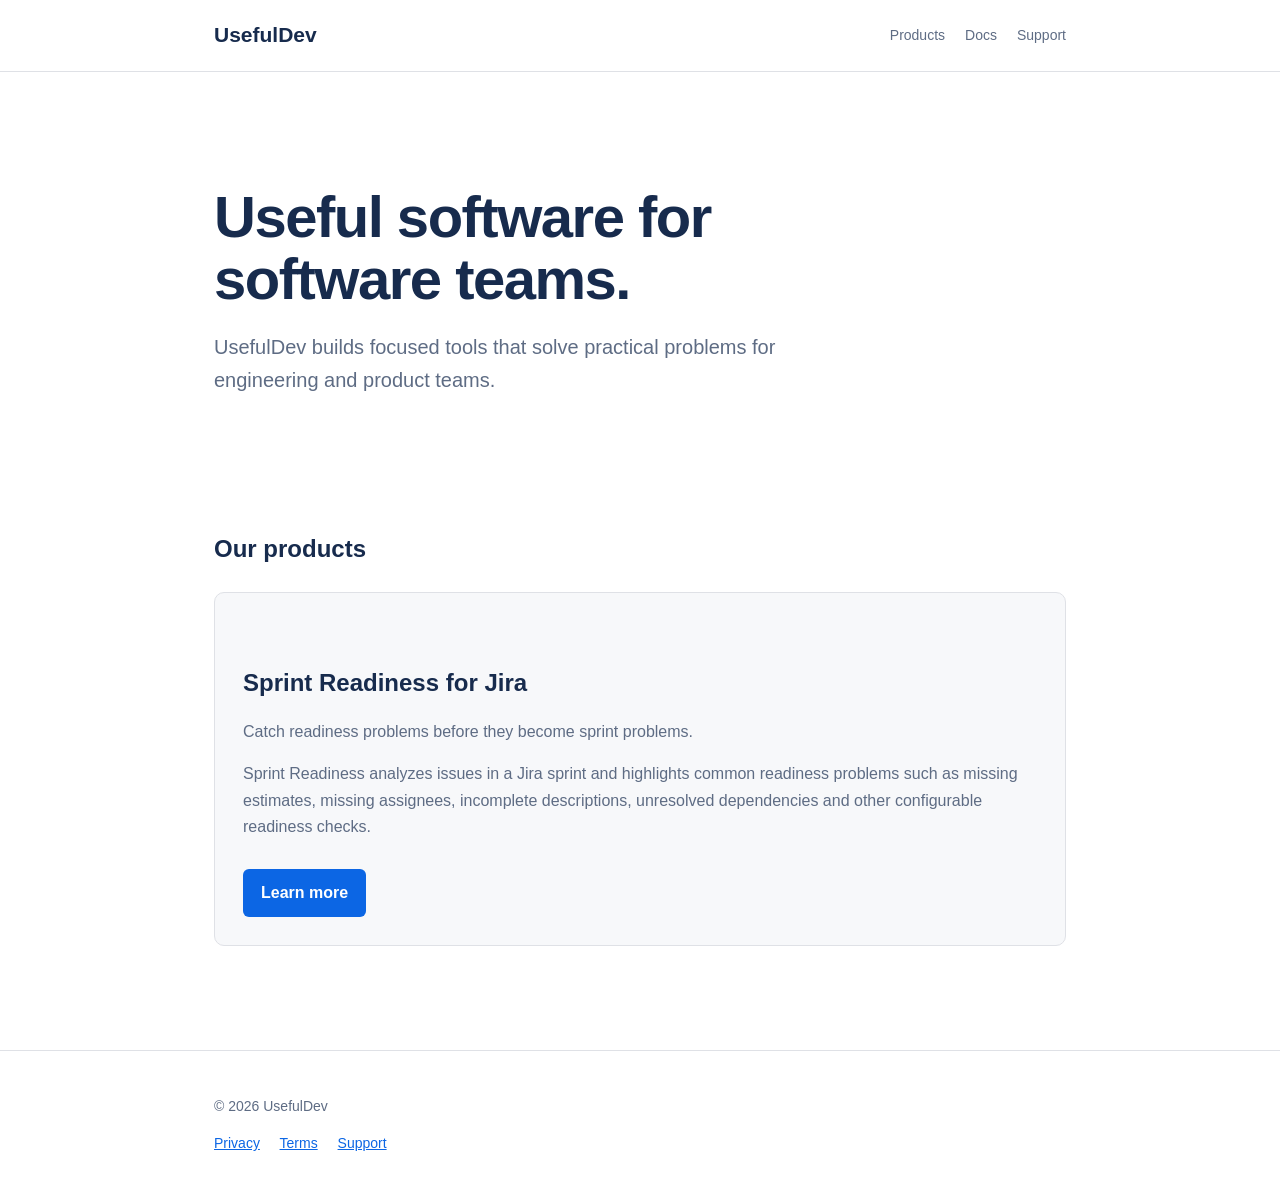
<file: index.html>
<!doctype html>
<html lang="en">
<head>
  <meta charset="utf-8">
  <meta name="viewport" content="width=device-width, initial-scale=1">
  <title>UsefulDev — Useful software for software teams</title>
  <meta name="description" content="UsefulDev builds focused software tools for development teams.">
  <link rel="stylesheet" href="/styles.css">
</head>
<body>

<header>
  <nav>
    <a class="brand" href="/">UsefulDev</a>
    <div class="nav-links">
      <a href="/sprint-readiness/">Products</a>
      <a href="/docs/">Docs</a>
      <a href="/support/">Support</a>
    </div>
  </nav>
</header>

<main>
  <section class="hero">
    <h1>Useful software for software teams.</h1>
    <p>
      UsefulDev builds focused tools that solve practical problems
      for engineering and product teams.
    </p>
  </section>

  <section>
    <h2>Our products</h2>

    <div class="card">
      <h2>Sprint Readiness for Jira</h2>
      <p>
        Catch readiness problems before they become sprint problems.
      </p>

      <p>
        Sprint Readiness analyzes issues in a Jira sprint and highlights
        common readiness problems such as missing estimates, missing
        assignees, incomplete descriptions, unresolved dependencies and
        other configurable readiness checks.
      </p>

      <a class="button" href="/sprint-readiness/">Learn more</a>
    </div>
  </section>
</main>

<footer>
  <div class="footer-inner">
    <p>© 2026 UsefulDev</p>
    <a href="/privacy/">Privacy</a>
    <a href="/terms/">Terms</a>
    <a href="/support/">Support</a>
  </div>
</footer>

</body>
</html>
</file>
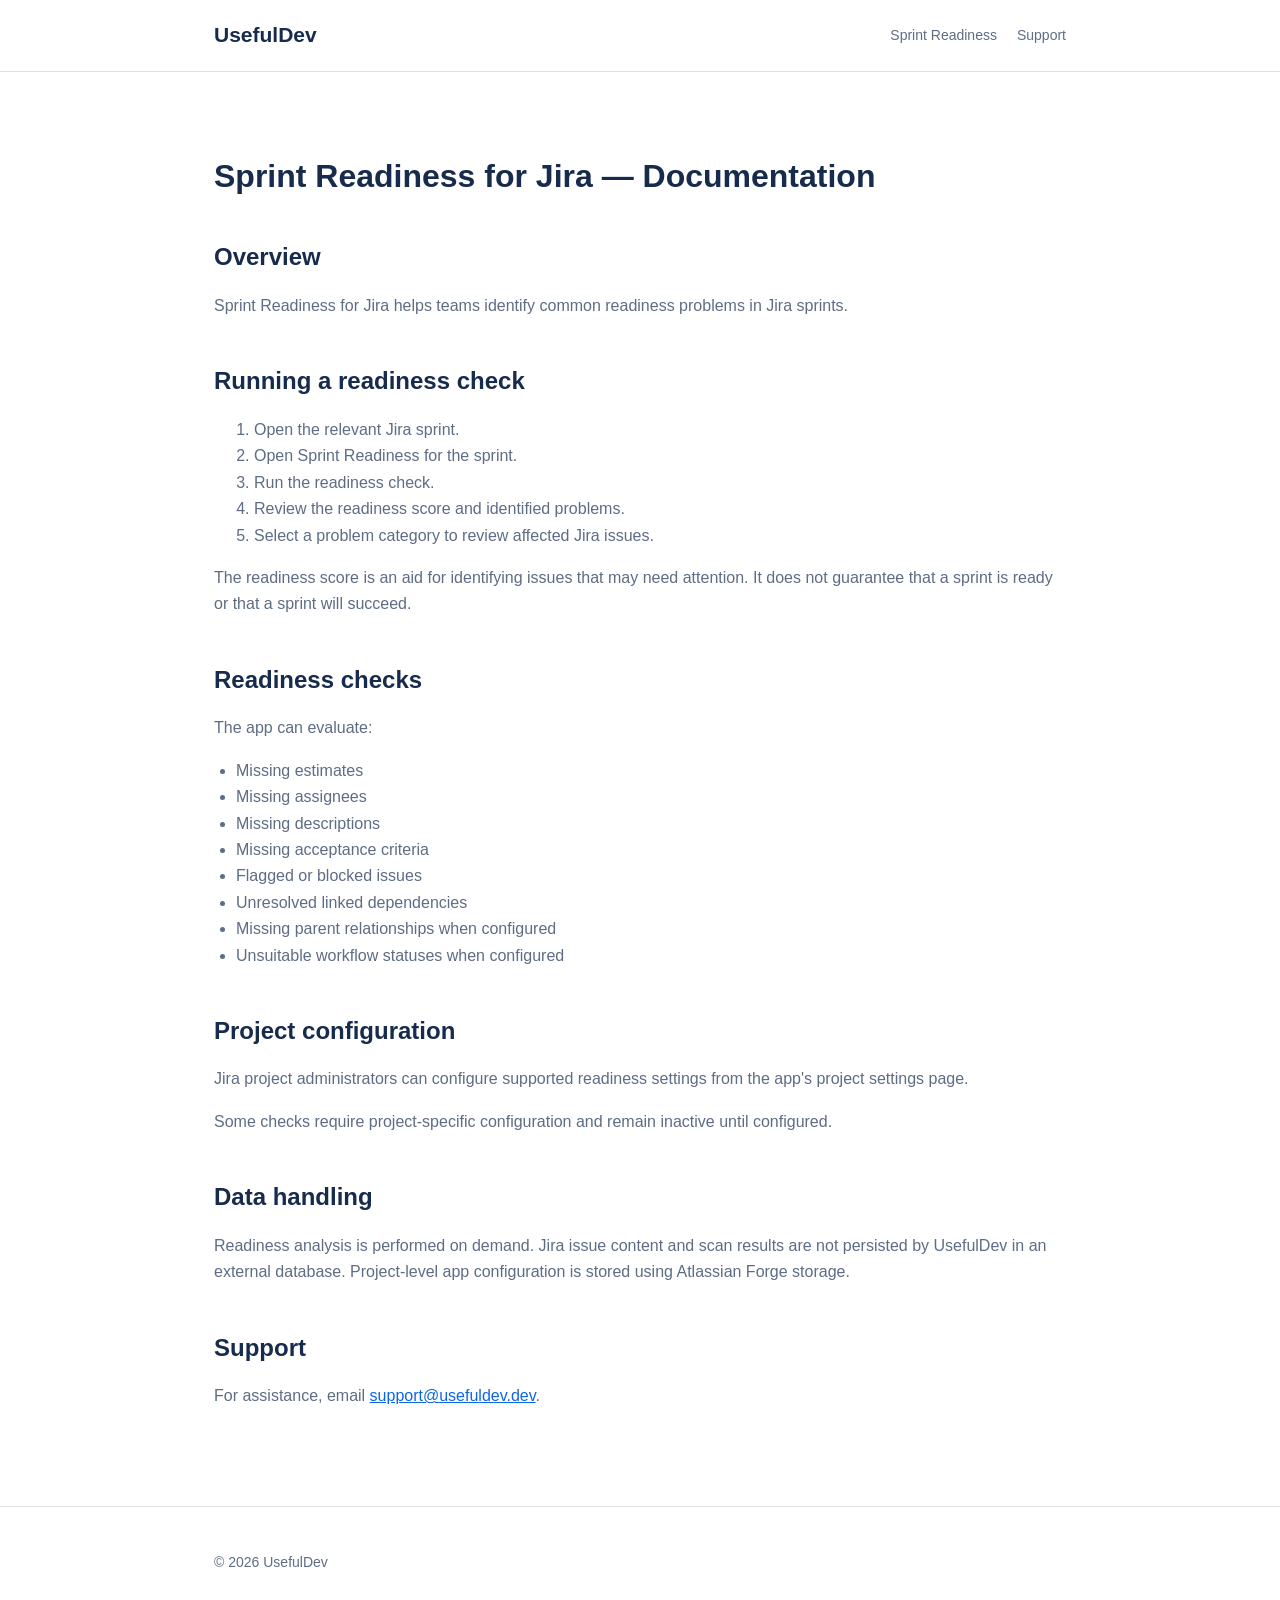
<file: docs/index.html>
<!doctype html>
<html lang="en">
<head>
  <meta charset="utf-8">
  <meta name="viewport" content="width=device-width, initial-scale=1">
  <title>Documentation — UsefulDev</title>
  <link rel="stylesheet" href="/styles.css">
</head>
<body>

<header>
  <nav>
    <a class="brand" href="/">UsefulDev</a>
    <div class="nav-links">
      <a href="/sprint-readiness/">Sprint Readiness</a>
      <a href="/support/">Support</a>
    </div>
  </nav>
</header>

<main>
  <h1>Sprint Readiness for Jira — Documentation</h1>

  <h2>Overview</h2>

  <p>
    Sprint Readiness for Jira helps teams identify common readiness
    problems in Jira sprints.
  </p>

  <h2>Running a readiness check</h2>

  <ol>
    <li>Open the relevant Jira sprint.</li>
    <li>Open Sprint Readiness for the sprint.</li>
    <li>Run the readiness check.</li>
    <li>Review the readiness score and identified problems.</li>
    <li>Select a problem category to review affected Jira issues.</li>
  </ol>

  <p>
    The readiness score is an aid for identifying issues that may need
    attention. It does not guarantee that a sprint is ready or that a
    sprint will succeed.
  </p>

  <h2>Readiness checks</h2>

  <p>The app can evaluate:</p>

  <ul>
    <li>Missing estimates</li>
    <li>Missing assignees</li>
    <li>Missing descriptions</li>
    <li>Missing acceptance criteria</li>
    <li>Flagged or blocked issues</li>
    <li>Unresolved linked dependencies</li>
    <li>Missing parent relationships when configured</li>
    <li>Unsuitable workflow statuses when configured</li>
  </ul>

  <h2>Project configuration</h2>

  <p>
    Jira project administrators can configure supported readiness
    settings from the app's project settings page.
  </p>

  <p>
    Some checks require project-specific configuration and remain
    inactive until configured.
  </p>

  <h2>Data handling</h2>

  <p>
    Readiness analysis is performed on demand. Jira issue content and
    scan results are not persisted by UsefulDev in an external database.
    Project-level app configuration is stored using Atlassian Forge
    storage.
  </p>

  <h2>Support</h2>

  <p>
    For assistance, email
    <a href="mailto:support@usefuldev.dev">support@usefuldev.dev</a>.
  </p>
</main>

<footer>
  <div class="footer-inner">
    <p>© 2026 UsefulDev</p>
  </div>
</footer>

</body>
</html>
</file>
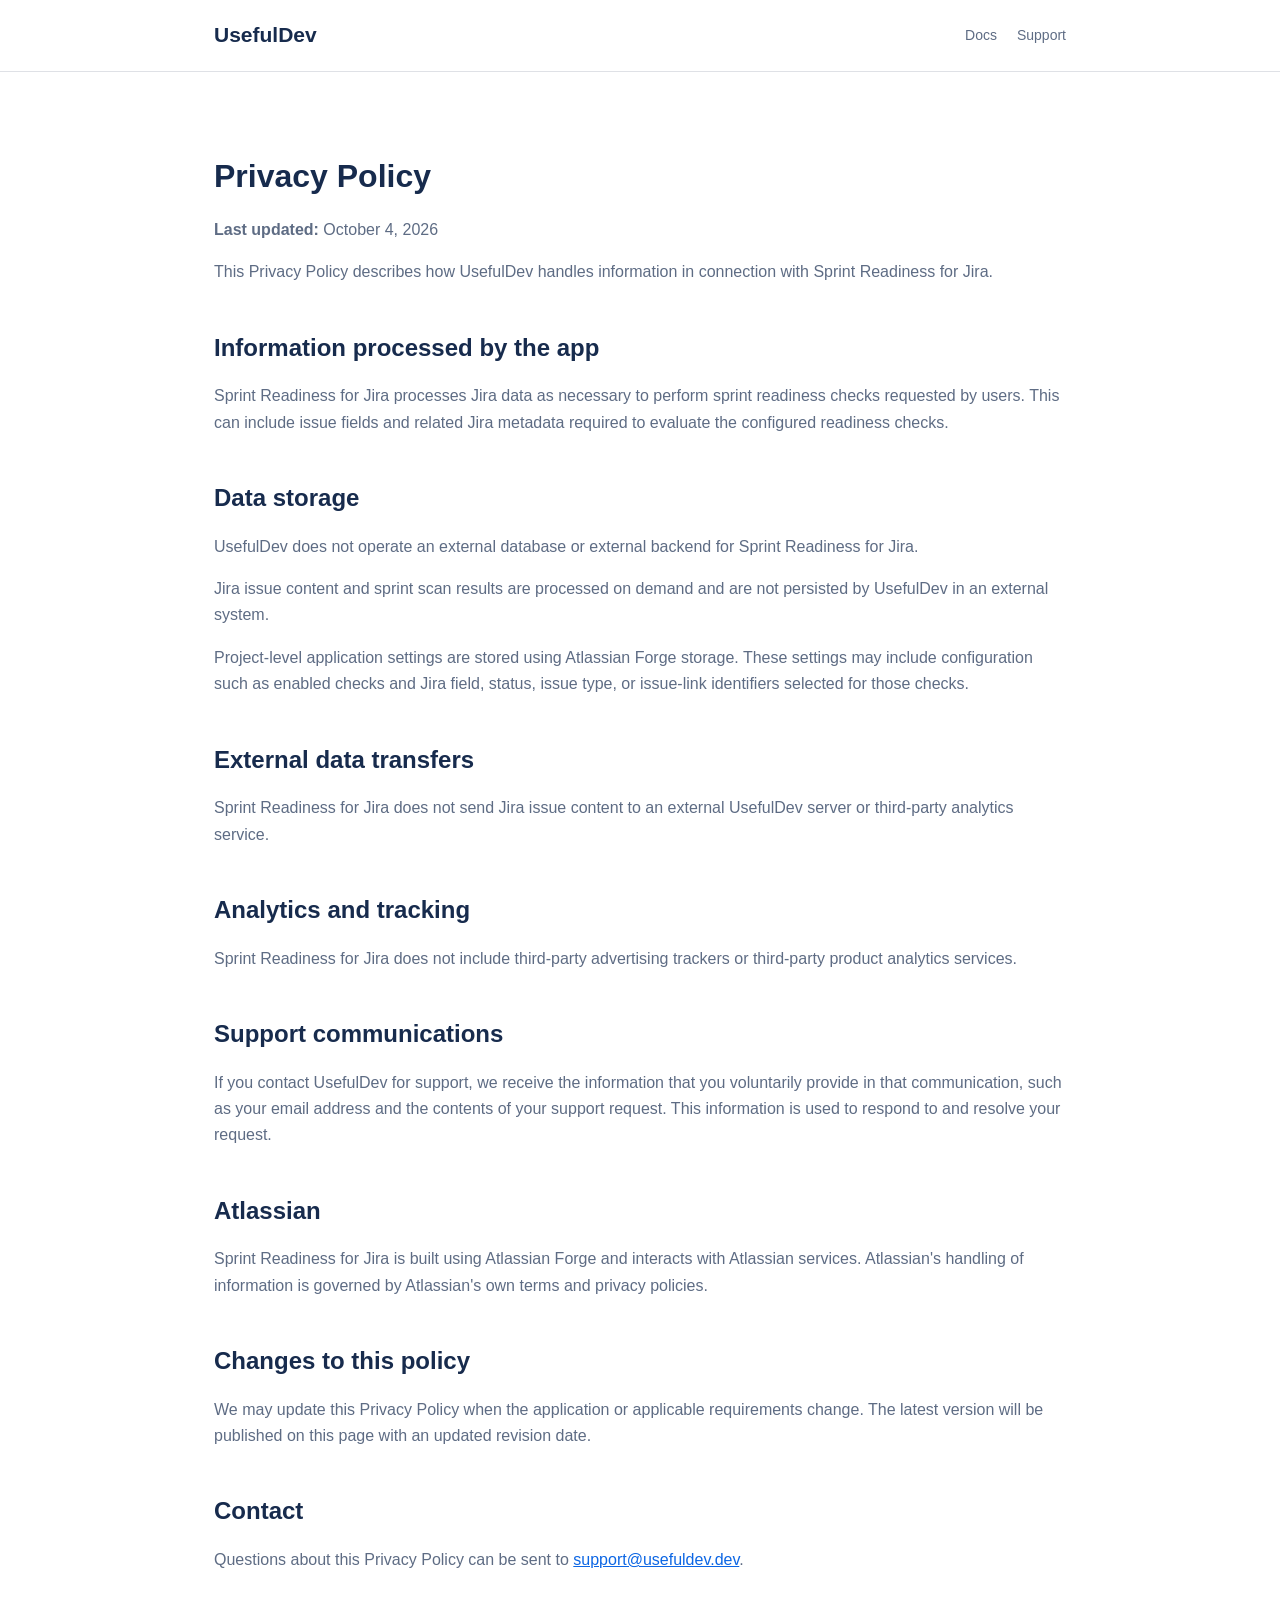
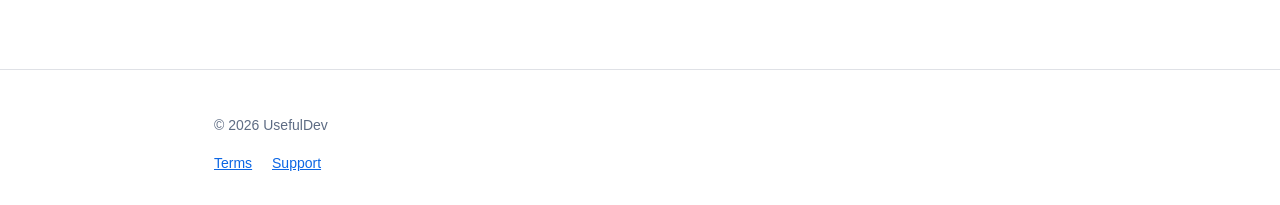
<file: privacy/index.html>
<!doctype html>
<html lang="en">
<head>
  <meta charset="utf-8">
  <meta name="viewport" content="width=device-width, initial-scale=1">
  <title>Privacy Policy — UsefulDev</title>
  <link rel="stylesheet" href="/styles.css">
</head>
<body>

<header>
  <nav>
    <a class="brand" href="/">UsefulDev</a>
    <div class="nav-links">
      <a href="/docs/">Docs</a>
      <a href="/support/">Support</a>
    </div>
  </nav>
</header>

<main>
  <h1>Privacy Policy</h1>
  <p><strong>Last updated:</strong> October 4, 2026</p>

  <p>
    This Privacy Policy describes how UsefulDev handles information
    in connection with Sprint Readiness for Jira.
  </p>

  <h2>Information processed by the app</h2>

  <p>
    Sprint Readiness for Jira processes Jira data as necessary to
    perform sprint readiness checks requested by users. This can include
    issue fields and related Jira metadata required to evaluate the
    configured readiness checks.
  </p>

  <h2>Data storage</h2>

  <p>
    UsefulDev does not operate an external database or external backend
    for Sprint Readiness for Jira.
  </p>

  <p>
    Jira issue content and sprint scan results are processed on demand
    and are not persisted by UsefulDev in an external system.
  </p>

  <p>
    Project-level application settings are stored using Atlassian Forge
    storage. These settings may include configuration such as enabled
    checks and Jira field, status, issue type, or issue-link identifiers
    selected for those checks.
  </p>

  <h2>External data transfers</h2>

  <p>
    Sprint Readiness for Jira does not send Jira issue content to an
    external UsefulDev server or third-party analytics service.
  </p>

  <h2>Analytics and tracking</h2>

  <p>
    Sprint Readiness for Jira does not include third-party advertising
    trackers or third-party product analytics services.
  </p>

  <h2>Support communications</h2>

  <p>
    If you contact UsefulDev for support, we receive the information
    that you voluntarily provide in that communication, such as your
    email address and the contents of your support request. This
    information is used to respond to and resolve your request.
  </p>

  <h2>Atlassian</h2>

  <p>
    Sprint Readiness for Jira is built using Atlassian Forge and
    interacts with Atlassian services. Atlassian's handling of
    information is governed by Atlassian's own terms and privacy
    policies.
  </p>

  <h2>Changes to this policy</h2>

  <p>
    We may update this Privacy Policy when the application or applicable
    requirements change. The latest version will be published on this
    page with an updated revision date.
  </p>

  <h2>Contact</h2>

  <p>
    Questions about this Privacy Policy can be sent to
    <a href="mailto:support@usefuldev.dev">support@usefuldev.dev</a>.
  </p>
</main>

<footer>
  <div class="footer-inner">
    <p>© 2026 UsefulDev</p>
    <a href="/terms/">Terms</a>
    <a href="/support/">Support</a>
  </div>
</footer>

</body>
</html>
</file>
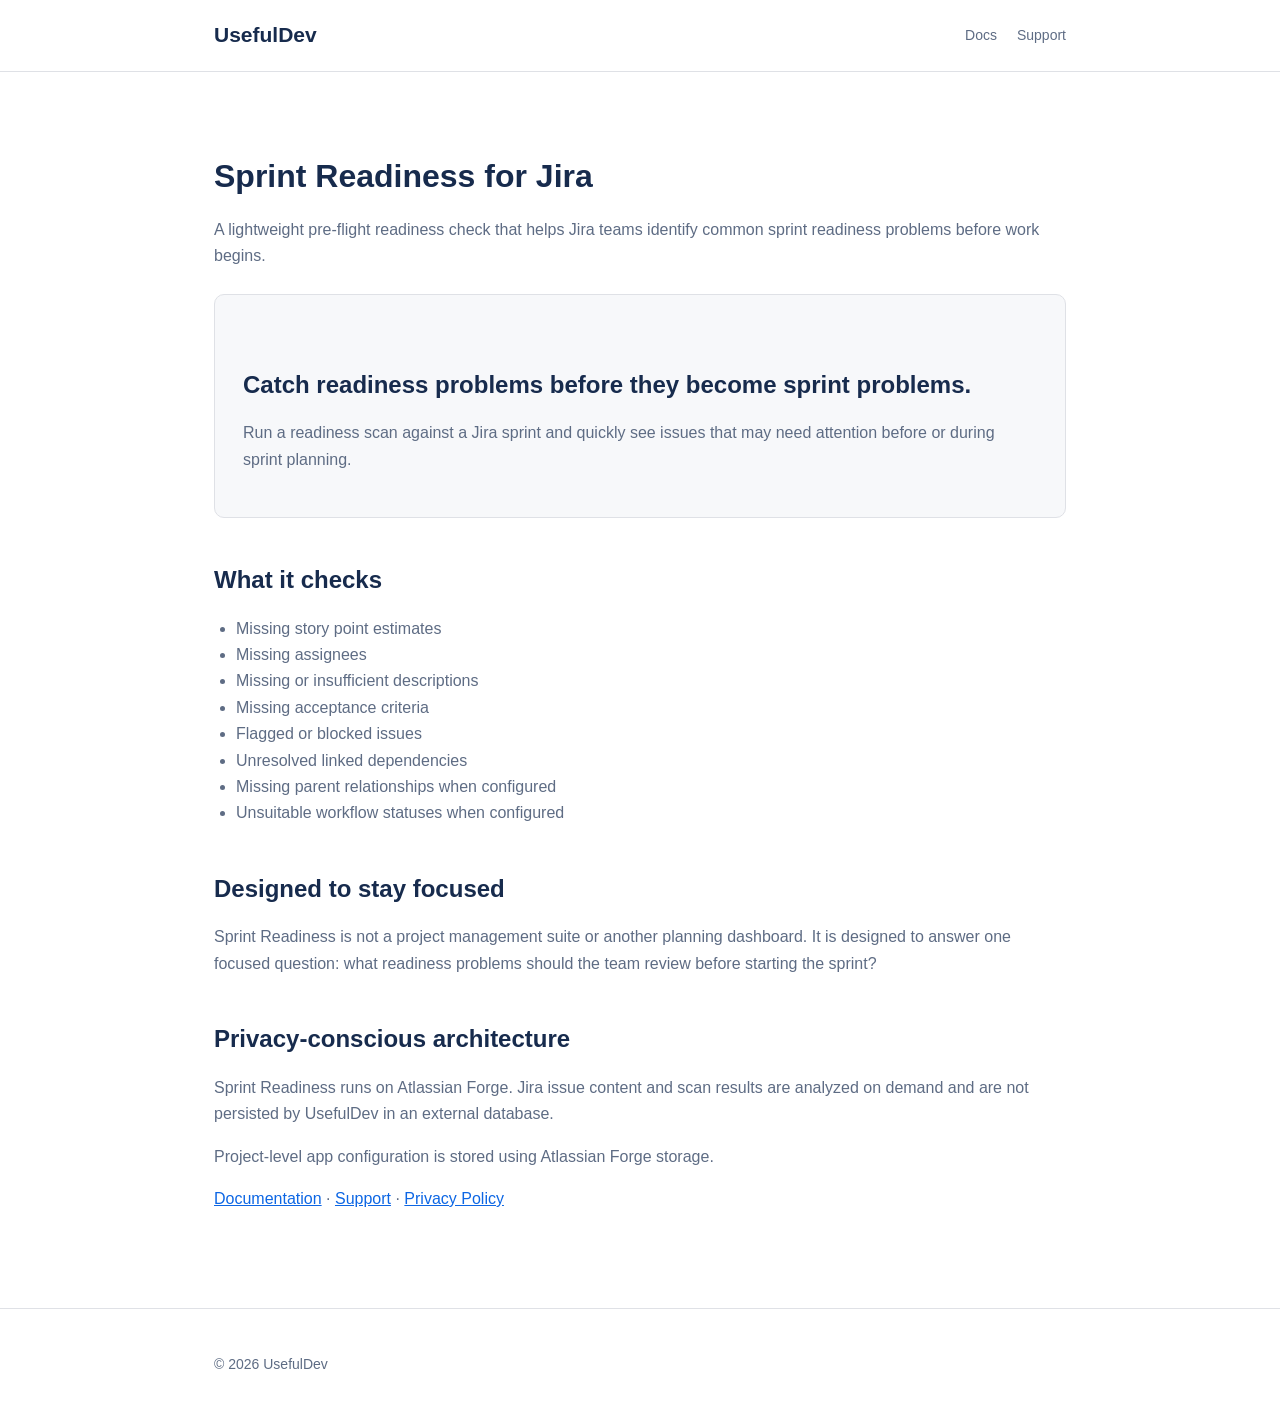
<file: sprint-readiness/index.html>
<!doctype html>
<html lang="en">
<head>
  <meta charset="utf-8">
  <meta name="viewport" content="width=device-width, initial-scale=1">
  <title>Sprint Readiness for Jira — UsefulDev</title>
  <meta name="description" content="A lightweight pre-flight readiness check for Jira sprints.">
  <link rel="stylesheet" href="/styles.css">
</head>
<body>

<header>
  <nav>
    <a class="brand" href="/">UsefulDev</a>
    <div class="nav-links">
      <a href="/docs/">Docs</a>
      <a href="/support/">Support</a>
    </div>
  </nav>
</header>

<main>
  <h1>Sprint Readiness for Jira</h1>

  <p>
    A lightweight pre-flight readiness check that helps Jira teams
    identify common sprint readiness problems before work begins.
  </p>

  <div class="card">
    <h2>Catch readiness problems before they become sprint problems.</h2>
    <p>
      Run a readiness scan against a Jira sprint and quickly see issues
      that may need attention before or during sprint planning.
    </p>
  </div>

  <h2>What it checks</h2>

  <ul>
    <li>Missing story point estimates</li>
    <li>Missing assignees</li>
    <li>Missing or insufficient descriptions</li>
    <li>Missing acceptance criteria</li>
    <li>Flagged or blocked issues</li>
    <li>Unresolved linked dependencies</li>
    <li>Missing parent relationships when configured</li>
    <li>Unsuitable workflow statuses when configured</li>
  </ul>

  <h2>Designed to stay focused</h2>

  <p>
    Sprint Readiness is not a project management suite or another
    planning dashboard. It is designed to answer one focused question:
    what readiness problems should the team review before starting
    the sprint?
  </p>

  <h2>Privacy-conscious architecture</h2>

  <p>
    Sprint Readiness runs on Atlassian Forge. Jira issue content and
    scan results are analyzed on demand and are not persisted by
    UsefulDev in an external database.
  </p>

  <p>
    Project-level app configuration is stored using Atlassian Forge
    storage.
  </p>

  <p>
    <a href="/docs/">Documentation</a> ·
    <a href="/support/">Support</a> ·
    <a href="/privacy/">Privacy Policy</a>
  </p>
</main>

<footer>
  <div class="footer-inner">
    <p>© 2026 UsefulDev</p>
  </div>
</footer>

</body>
</html>
</file>
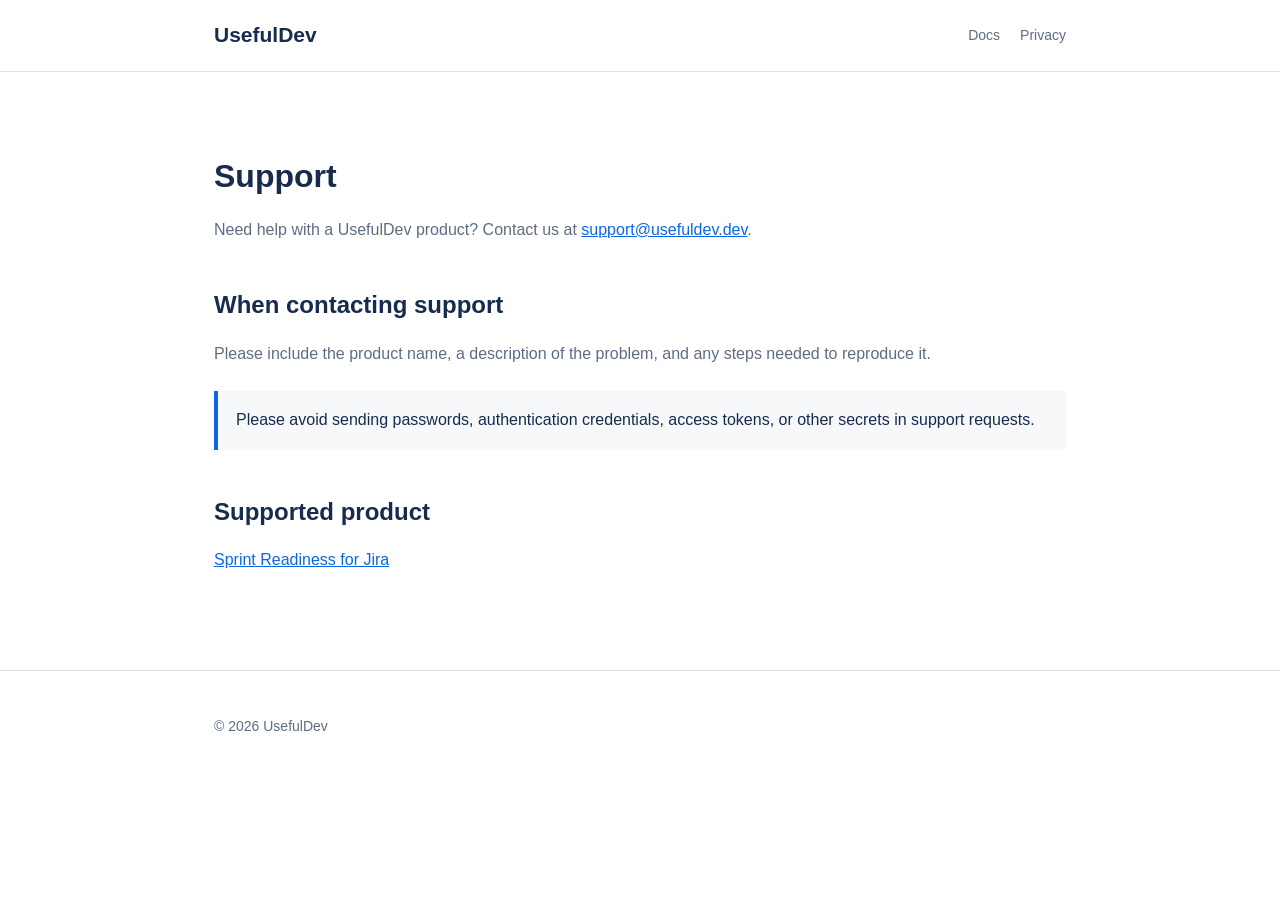
<file: support/index.html>
<!doctype html>
<html lang="en">
<head>
  <meta charset="utf-8">
  <meta name="viewport" content="width=device-width, initial-scale=1">
  <title>Support — UsefulDev</title>
  <link rel="stylesheet" href="/styles.css">
</head>
<body>

<header>
  <nav>
    <a class="brand" href="/">UsefulDev</a>
    <div class="nav-links">
      <a href="/docs/">Docs</a>
      <a href="/privacy/">Privacy</a>
    </div>
  </nav>
</header>

<main>
  <h1>Support</h1>

  <p>
    Need help with a UsefulDev product? Contact us at
    <a href="mailto:support@usefuldev.dev">support@usefuldev.dev</a>.
  </p>

  <h2>When contacting support</h2>

  <p>
    Please include the product name, a description of the problem,
    and any steps needed to reproduce it.
  </p>

  <div class="notice">
    Please avoid sending passwords, authentication credentials,
    access tokens, or other secrets in support requests.
  </div>

  <h2>Supported product</h2>

  <p>
    <a href="/sprint-readiness/">Sprint Readiness for Jira</a>
  </p>
</main>

<footer>
  <div class="footer-inner">
    <p>© 2026 UsefulDev</p>
  </div>
</footer>

</body>
</html>
</file>
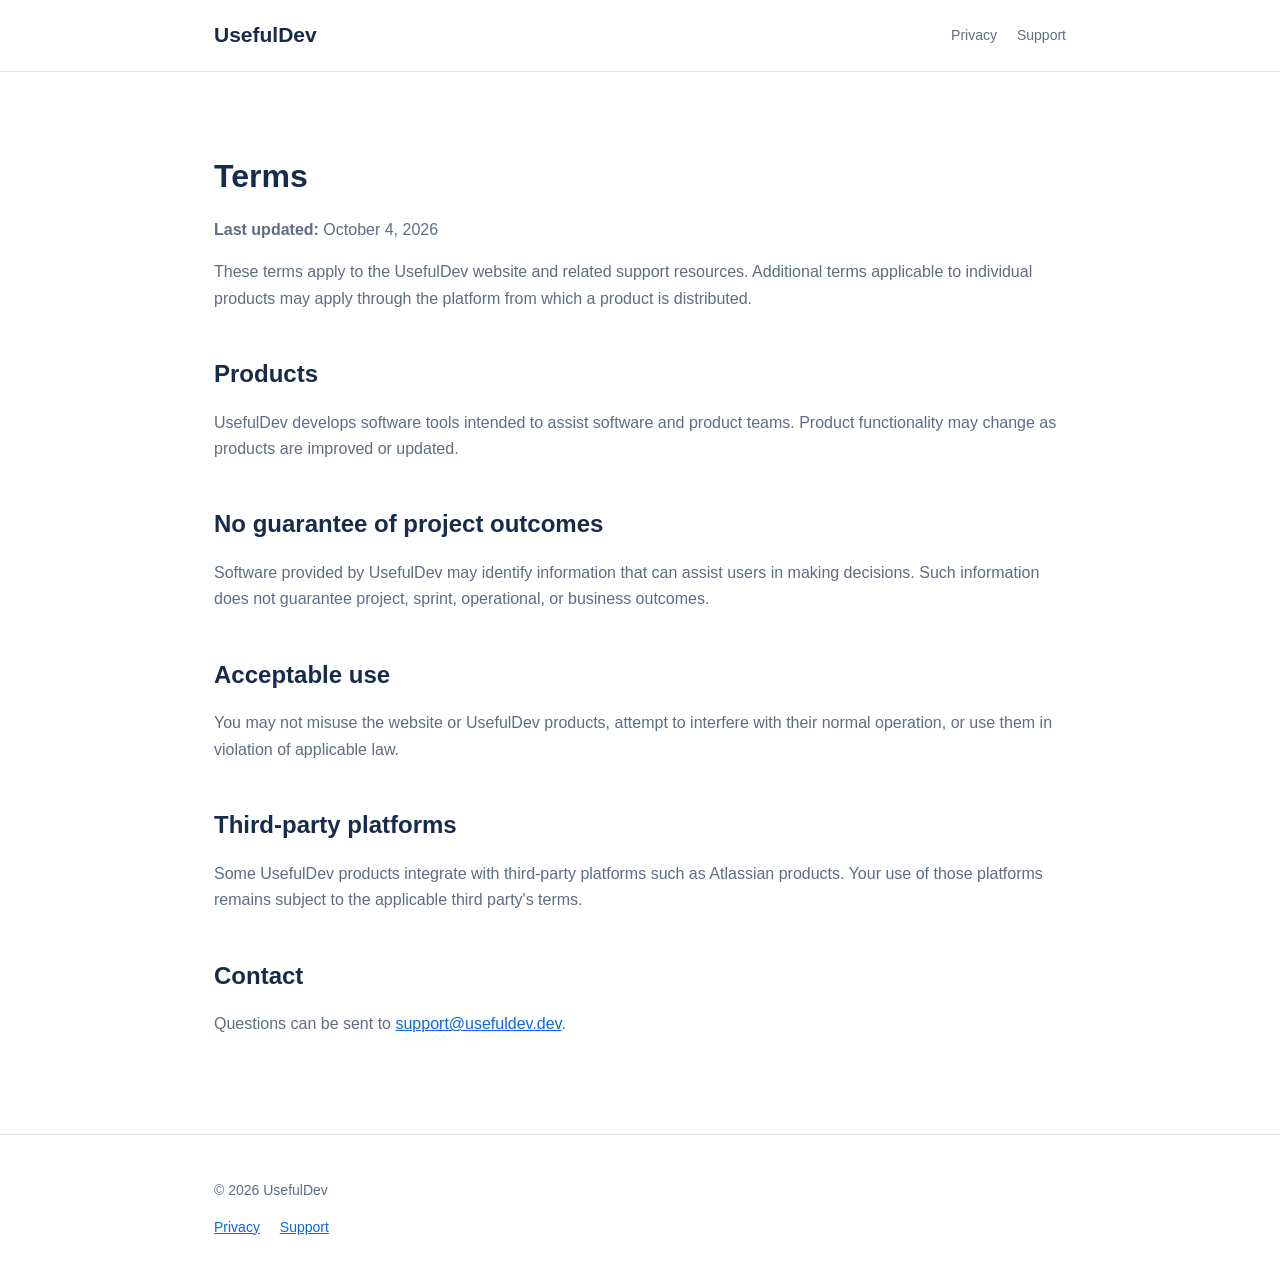
<file: terms/index.html>
<!doctype html>
<html lang="en">
<head>
  <meta charset="utf-8">
  <meta name="viewport" content="width=device-width, initial-scale=1">
  <title>Terms — UsefulDev</title>
  <link rel="stylesheet" href="/styles.css">
</head>
<body>

<header>
  <nav>
    <a class="brand" href="/">UsefulDev</a>
    <div class="nav-links">
      <a href="/privacy/">Privacy</a>
      <a href="/support/">Support</a>
    </div>
  </nav>
</header>

<main>
  <h1>Terms</h1>
  <p><strong>Last updated:</strong> October 4, 2026</p>

  <p>
    These terms apply to the UsefulDev website and related support
    resources. Additional terms applicable to individual products may
    apply through the platform from which a product is distributed.
  </p>

  <h2>Products</h2>

  <p>
    UsefulDev develops software tools intended to assist software and
    product teams. Product functionality may change as products are
    improved or updated.
  </p>

  <h2>No guarantee of project outcomes</h2>

  <p>
    Software provided by UsefulDev may identify information that can
    assist users in making decisions. Such information does not
    guarantee project, sprint, operational, or business outcomes.
  </p>

  <h2>Acceptable use</h2>

  <p>
    You may not misuse the website or UsefulDev products, attempt to
    interfere with their normal operation, or use them in violation of
    applicable law.
  </p>

  <h2>Third-party platforms</h2>

  <p>
    Some UsefulDev products integrate with third-party platforms such
    as Atlassian products. Your use of those platforms remains subject
    to the applicable third party's terms.
  </p>

  <h2>Contact</h2>

  <p>
    Questions can be sent to
    <a href="mailto:support@usefuldev.dev">support@usefuldev.dev</a>.
  </p>
</main>

<footer>
  <div class="footer-inner">
    <p>© 2026 UsefulDev</p>
    <a href="/privacy/">Privacy</a>
    <a href="/support/">Support</a>
  </div>
</footer>

</body>
</html>
</file>
<file: styles.css>
:root {
  --bg: #ffffff;
  --surface: #f7f8fa;
  --text: #172b4d;
  --muted: #5e6c84;
  --border: #dfe1e6;
  --accent: #0c66e4;
  --accent-hover: #0055cc;
  --max-width: 900px;
}

* {
  box-sizing: border-box;
}

body {
  margin: 0;
  font-family: -apple-system, BlinkMacSystemFont, "Segoe UI", Roboto, Helvetica, Arial, sans-serif;
  color: var(--text);
  background: var(--bg);
  line-height: 1.65;
}

header {
  border-bottom: 1px solid var(--border);
  background: #fff;
}

nav {
  max-width: var(--max-width);
  margin: 0 auto;
  padding: 18px 24px;
  display: flex;
  align-items: center;
  justify-content: space-between;
  gap: 24px;
}

.brand {
  color: var(--text);
  font-size: 21px;
  font-weight: 700;
  text-decoration: none;
}

.nav-links {
  display: flex;
  gap: 20px;
  flex-wrap: wrap;
}

.nav-links a {
  color: var(--muted);
  text-decoration: none;
  font-size: 14px;
}

.nav-links a:hover {
  color: var(--accent);
}

main {
  max-width: var(--max-width);
  margin: 0 auto;
  padding: 64px 24px 80px;
}

.hero {
  padding: 50px 0 70px;
}

.hero h1 {
  max-width: 720px;
  margin: 0 0 18px;
  font-size: clamp(38px, 6vw, 58px);
  line-height: 1.08;
  letter-spacing: -1.5px;
}

.hero p {
  max-width: 650px;
  color: var(--muted);
  font-size: 20px;
}

h1 {
  line-height: 1.2;
}

h2 {
  margin-top: 42px;
  margin-bottom: 12px;
}

h3 {
  margin-top: 28px;
}

p, li {
  color: var(--muted);
}

a {
  color: var(--accent);
}

.card {
  background: var(--surface);
  border: 1px solid var(--border);
  border-radius: 10px;
  padding: 28px;
  margin: 24px 0;
}

.button {
  display: inline-block;
  margin-top: 12px;
  padding: 11px 18px;
  border-radius: 6px;
  background: var(--accent);
  color: white;
  text-decoration: none;
  font-weight: 600;
}

.button:hover {
  background: var(--accent-hover);
}

.notice {
  padding: 16px 18px;
  border-left: 4px solid var(--accent);
  background: var(--surface);
  margin: 24px 0;
}

footer {
  border-top: 1px solid var(--border);
}

.footer-inner {
  max-width: var(--max-width);
  margin: 0 auto;
  padding: 30px 24px;
  color: var(--muted);
  font-size: 14px;
}

.footer-inner a {
  margin-right: 16px;
}

ul {
  padding-left: 22px;
}

@media (max-width: 650px) {
  nav {
    align-items: flex-start;
    flex-direction: column;
  }

  main {
    padding-top: 40px;
  }
}
</file>
